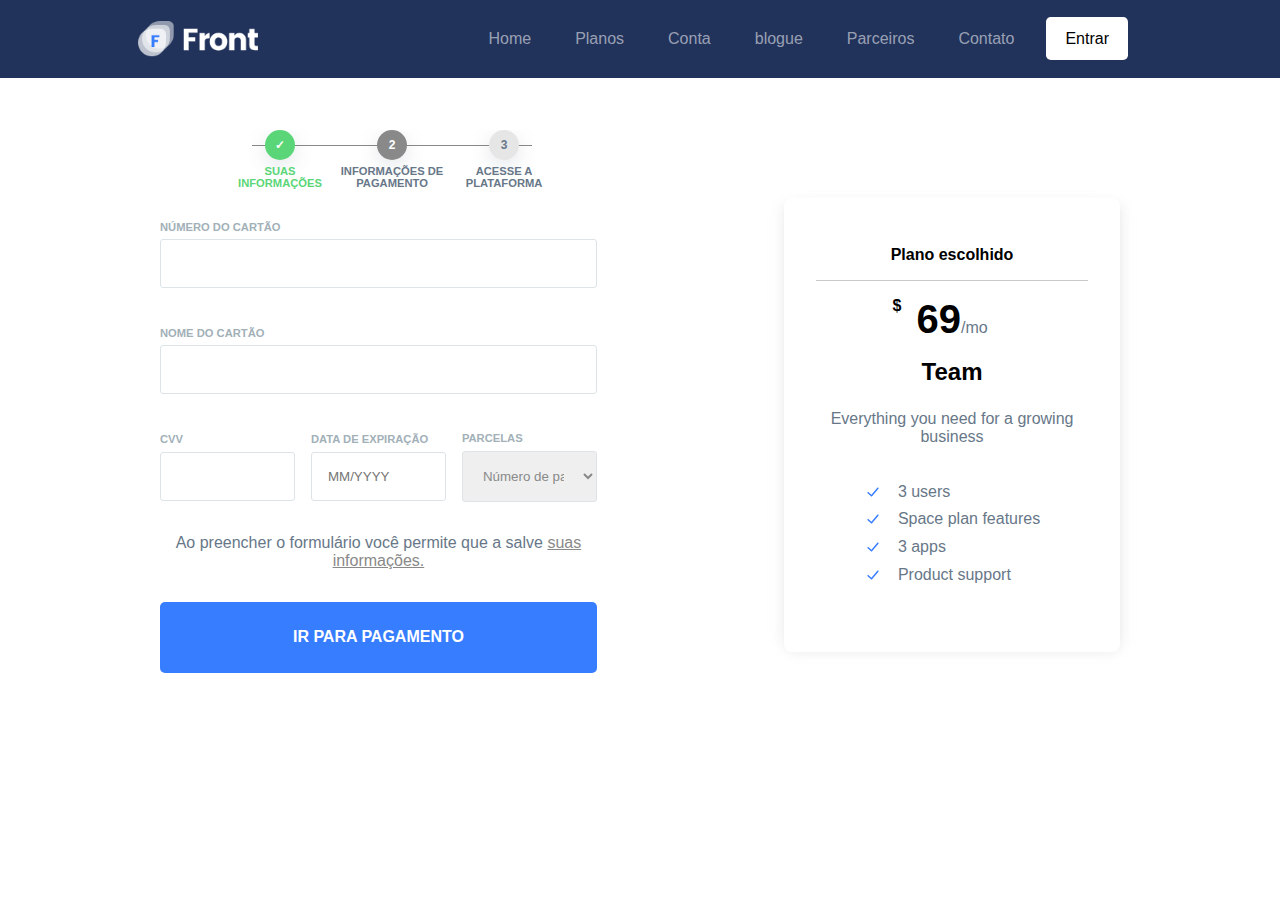
<file: cadastro-pagamento.html>
<!DOCTYPE html>
<html lang="en">

<head>
  <meta charset="UTF-8">
  <meta http-equiv="X-UA-Compatible" content="IE=edge">
  <meta name="viewport" content="width=device-width, initial-scale=1.0">
  <link href="css/global.css" rel="stylesheet" type="text/css" />
  <link href="css/cabecalho.css" rel="stylesheet" type="text/css" />
  <link href="css/cards.css" rel="stylesheet" type="text/css">
  <link href="css/cadastro.css" rel="stylesheet" type="text/css">
  <script src="js/jquery.js"></script>

  <title>Cadastro</title>
</head>

<body>
  <header id="cabecalho"></header>
  <script>$("#cabecalho").load('cabecalho.html');</script>
  <main class="container">
    <div class="cadastro">
      <div class="formulario">
        <div class="div-barra-progresso">
          <ul class="barra-de-progresso">
            <li class="li-barra-progresso concluido">
              <span class="span-concluido">SUAS INFORMAÇÕES</span>
            </li>
            <li class="li-barra-progresso ativo">
              <span>INFORMAÇÕES DE PAGAMENTO</span>
            </li>
            <li class="li-barra-progresso">
              <span>ACESSE A PLATAFORMA</span>
            </li>
          </ul>
        </div>
        <div class="formulario">
          <div class="input-formulario">
            <label for="numCartao">NÚMERO DO CARTÃO</label>
            <input type="text" name="numCartao">
          </div>
          <div class="input-formulario">
            <label for="nomeCartao">NOME DO CARTÃO</label>
            <input type="text" name="nomeCartao">
          </div>
          <div class="input-formulario-2">
            <div class="campos">
              <label for="cvv">CVV</label>
              <input type="text" name="cvv">
            </div>
            <div class="campos">
              <label for="data">DATA DE EXPIRAÇÃO</label>
              <input type="text" name="data" placeholder="MM/YYYY">
            </div>
            <div class="campos">
              <label for="parcelas">PARCELAS</label>
              <select name="parcelas" id="parcelas">
                <option value="0">Número de parcelas</option>
                <option value="1">1x</option>
                <option value="2">2x</option>
                <option value="3">3x</option>
                <option value="4">4x</option>
                <option value="5">5x</option>
                <option value="6">6x</option>
                <option value="7">7x</option>
                <option value="8">8x</option>
                <option value="9">9x</option>
                <option value="10">10x</option>
                <option value="11">11x</option>
                <option value="12">12x</option>
              </select>
            </div>
          </div>
          <div class="info">
            <p>Ao preencher o formulário você permite que a salve <a href="#">suas informações.</a>
            </p>
          </div>
          <button class="btn-plano btn-effect-meio pagamento">IR PARA PAGAMENTO</button>
        </div>
      </div>

      <div class="card card-meio">
        <h4 class="titulo-informacoes">Plano escolhido</h4>
        <div class="card-titulo">
          <h1><span class="cifrao">$</span><span id="contador-caracteres2">69</span></h1>
          <p class="periodo">/mo</p>
        </div>
        <h2 class="card-subtitulo">Team</h2>
        <p>Everything you need for a growing business</p>
        <ul class="card-info">
          <li class="li-card-info">
            <img
              src="data:image/svg+xml,%3csvg width='18' height='18' viewBox='0 0 18 18' fill='none' xmlns='http://www.w3.org/2000/svg'%3e%3cpath d='M13.3035 4.76425C13.5718 4.44865 14.0451 4.41027 14.3607 4.67853C14.6763 4.9468 14.7147 5.42012 14.4464 5.73572L8.07144 13.2357C7.79896 13.5563 7.31616 13.5901 7.00171 13.3105L3.62671 10.3105C3.31713 10.0354 3.28924 9.5613 3.56443 9.25172C3.83962 8.94213 4.31367 8.91424 4.62326 9.18943L7.42515 11.68L13.3035 4.76425Z' fill='%23377dff'/%3e%3c/svg%3e"></img>
            <p>3 users</p>
          </li>
          <li>
            <img
              src="data:image/svg+xml,%3csvg width='18' height='18' viewBox='0 0 18 18' fill='none' xmlns='http://www.w3.org/2000/svg'%3e%3cpath d='M13.3035 4.76425C13.5718 4.44865 14.0451 4.41027 14.3607 4.67853C14.6763 4.9468 14.7147 5.42012 14.4464 5.73572L8.07144 13.2357C7.79896 13.5563 7.31616 13.5901 7.00171 13.3105L3.62671 10.3105C3.31713 10.0354 3.28924 9.5613 3.56443 9.25172C3.83962 8.94213 4.31367 8.91424 4.62326 9.18943L7.42515 11.68L13.3035 4.76425Z' fill='%23377dff'/%3e%3c/svg%3e"></img>
            <p>Space plan features</p>
          </li>
          <li>
            <img
              src="data:image/svg+xml,%3csvg width='18' height='18' viewBox='0 0 18 18' fill='none' xmlns='http://www.w3.org/2000/svg'%3e%3cpath d='M13.3035 4.76425C13.5718 4.44865 14.0451 4.41027 14.3607 4.67853C14.6763 4.9468 14.7147 5.42012 14.4464 5.73572L8.07144 13.2357C7.79896 13.5563 7.31616 13.5901 7.00171 13.3105L3.62671 10.3105C3.31713 10.0354 3.28924 9.5613 3.56443 9.25172C3.83962 8.94213 4.31367 8.91424 4.62326 9.18943L7.42515 11.68L13.3035 4.76425Z' fill='%23377dff'/%3e%3c/svg%3e"></img>
            <p>3 apps</p>
          </li>
          <li>
            <img
              src="data:image/svg+xml,%3csvg width='18' height='18' viewBox='0 0 18 18' fill='none' xmlns='http://www.w3.org/2000/svg'%3e%3cpath d='M13.3035 4.76425C13.5718 4.44865 14.0451 4.41027 14.3607 4.67853C14.6763 4.9468 14.7147 5.42012 14.4464 5.73572L8.07144 13.2357C7.79896 13.5563 7.31616 13.5901 7.00171 13.3105L3.62671 10.3105C3.31713 10.0354 3.28924 9.5613 3.56443 9.25172C3.83962 8.94213 4.31367 8.91424 4.62326 9.18943L7.42515 11.68L13.3035 4.76425Z' fill='%23377dff'/%3e%3c/svg%3e"></img>
            <p>Product support</p>
          </li>
        </ul>
      </div>
    </div>
  </main>
</body>

</html>
</file>
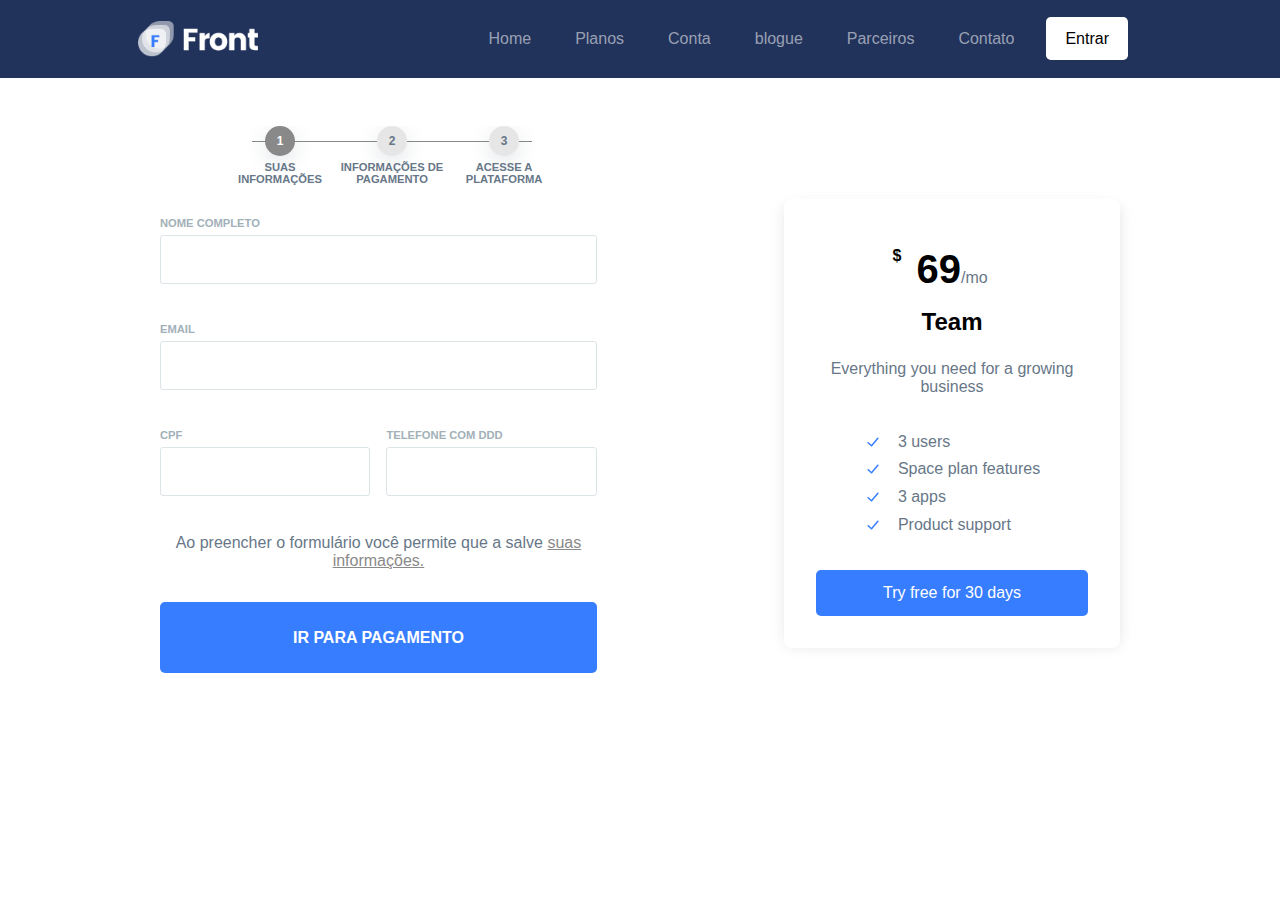
<file: cadastro.html>
<!DOCTYPE html>
<html lang="en">

<head>
  <meta charset="UTF-8">
  <meta http-equiv="X-UA-Compatible" content="IE=edge">
  <meta name="viewport" content="width=device-width, initial-scale=1.0">
  <link href="css/global.css" rel="stylesheet" type="text/css" />
  <link href="css/cabecalho.css" rel="stylesheet" type="text/css" />
  <link href="css/cards.css" rel="stylesheet" type="text/css">
  <link href="css/cadastro.css" rel="stylesheet" type="text/css">

  <title>Document</title>
</head>

<body>
  <header class="menu">
    <img class="img-logo" src="img/logo.png" width="120px" height="36.38px">
    <nav>
      <ul class="lista-menu">
        <li>
          <a href="#">Home</a>
        </li>
        <li>
          <a href="#">Planos</a>
        </li>
        <li>
          <a href="#">Conta</a>
        </li>
        <li>
          <a href="#">blogue</a>
        </li>
        <li>
          <a href="#">Parceiros</a>
        </li>
        <li>
          <a href="#">Contato</a>
        </li>
        <li>
          <a class="button-menu" href="#">Entrar</a>
        </li>
      </ul>
    </nav>
  </header>
  <main class="container">
    <div class="cadastro">
      <div class="formulario">
        <div class="div-barra-progresso">
          <ul class="barra-de-progresso">
            <li class="li-barra-progresso ativo">
              SUAS INFORMAÇÕES
            </li>
            <li class="li-barra-progresso">
              INFORMAÇÕES DE PAGAMENTO
            </li>
            <li class="li-barra-progresso">
              ACESSE A PLATAFORMA
            </li>
          </ul>
        </div>
        <div class="formulario">
          <div class="input-formulario">
            <label for="nome">NOME COMPLETO</label>
            <input type="text" name="nome">
          </div>
          <div class="input-formulario">
            <label for="email">EMAIL</label>
            <input type="text" name="email">
          </div>
          <div class="input-formulario-2">
            <div class="cpf">
              <label for="cpf">CPF</label>
              <input type="text" name="cpf">
            </div>
            <div class="tel">
              <label for="tel">TELEFONE COM DDD</label>
              <input type="text" name="tel">
            </div>
          </div>
          <div class="info">
            <p>Ao preencher o formulário você permite que a salve <a href="#">suas informações.</a>
            </p>
          </div>
          <button class="btn-plano pagamento">IR PARA PAGAMENTO</button>
        </div>
      </div>
      <div class="card card-meio">
        <div class="card-titulo">
          <h1><span class="cifrao">$</span><span id="contador-caracteres2">69</span></h1>
          <p class="periodo">/mo</p>
        </div>
        <h2 class="card-subtitulo">Team</h2>
        <p>Everything you need for a growing business</p>
        <ul class="card-info">
          <li class="li-card-info">
            <img
              src="data:image/svg+xml,%3csvg width='18' height='18' viewBox='0 0 18 18' fill='none' xmlns='http://www.w3.org/2000/svg'%3e%3cpath d='M13.3035 4.76425C13.5718 4.44865 14.0451 4.41027 14.3607 4.67853C14.6763 4.9468 14.7147 5.42012 14.4464 5.73572L8.07144 13.2357C7.79896 13.5563 7.31616 13.5901 7.00171 13.3105L3.62671 10.3105C3.31713 10.0354 3.28924 9.5613 3.56443 9.25172C3.83962 8.94213 4.31367 8.91424 4.62326 9.18943L7.42515 11.68L13.3035 4.76425Z' fill='%23377dff'/%3e%3c/svg%3e"></img>
            <p>3 users</p>
          </li>
          <li>
            <img
              src="data:image/svg+xml,%3csvg width='18' height='18' viewBox='0 0 18 18' fill='none' xmlns='http://www.w3.org/2000/svg'%3e%3cpath d='M13.3035 4.76425C13.5718 4.44865 14.0451 4.41027 14.3607 4.67853C14.6763 4.9468 14.7147 5.42012 14.4464 5.73572L8.07144 13.2357C7.79896 13.5563 7.31616 13.5901 7.00171 13.3105L3.62671 10.3105C3.31713 10.0354 3.28924 9.5613 3.56443 9.25172C3.83962 8.94213 4.31367 8.91424 4.62326 9.18943L7.42515 11.68L13.3035 4.76425Z' fill='%23377dff'/%3e%3c/svg%3e"></img>
            <p>Space plan features</p>
          </li>
          <li>
            <img
              src="data:image/svg+xml,%3csvg width='18' height='18' viewBox='0 0 18 18' fill='none' xmlns='http://www.w3.org/2000/svg'%3e%3cpath d='M13.3035 4.76425C13.5718 4.44865 14.0451 4.41027 14.3607 4.67853C14.6763 4.9468 14.7147 5.42012 14.4464 5.73572L8.07144 13.2357C7.79896 13.5563 7.31616 13.5901 7.00171 13.3105L3.62671 10.3105C3.31713 10.0354 3.28924 9.5613 3.56443 9.25172C3.83962 8.94213 4.31367 8.91424 4.62326 9.18943L7.42515 11.68L13.3035 4.76425Z' fill='%23377dff'/%3e%3c/svg%3e"></img>
            <p>3 apps</p>
          </li>
          <li>
            <img
              src="data:image/svg+xml,%3csvg width='18' height='18' viewBox='0 0 18 18' fill='none' xmlns='http://www.w3.org/2000/svg'%3e%3cpath d='M13.3035 4.76425C13.5718 4.44865 14.0451 4.41027 14.3607 4.67853C14.6763 4.9468 14.7147 5.42012 14.4464 5.73572L8.07144 13.2357C7.79896 13.5563 7.31616 13.5901 7.00171 13.3105L3.62671 10.3105C3.31713 10.0354 3.28924 9.5613 3.56443 9.25172C3.83962 8.94213 4.31367 8.91424 4.62326 9.18943L7.42515 11.68L13.3035 4.76425Z' fill='%23377dff'/%3e%3c/svg%3e"></img>
            <p>Product support</p>
          </li>
        </ul>
        <a class="btn-plano btn-effect-meio" href="#">Try free for 30 days</a>
      </div>
    </div>
  </main>
</body>

</html>
</file>
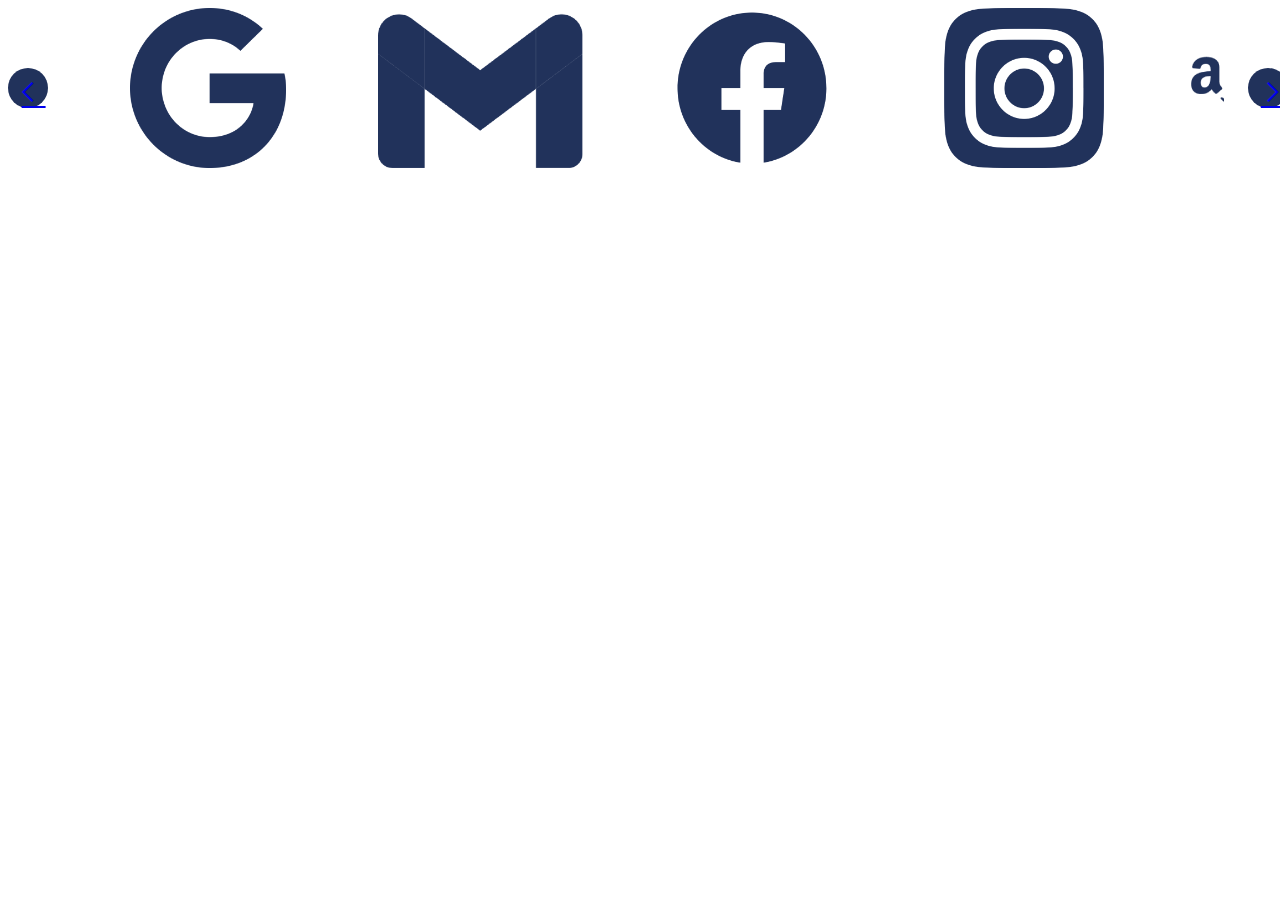
<file: carrossel.html>
<!DOCTYPE html>
<html lang="en">
<head>
    <meta charset="UTF-8">
    <meta name="viewport" content="width=device-width, initial-scale=1, minimum-scale=1, maximum-scale=1"/>
    <meta http-equiv="X-UA-Compatible" content="ie=edge">
    <link rel="stylesheet" type="text/css" href="css/carrossel.css" media="screen" />
    <link rel="stylesheet"href="teste.css"/>
    <link rel="stylesheet" href="https://fonts.googleapis.com/css2?family=Material+Symbols+Outlined:opsz,wght,FILL,GRAD@20..48,100..700,0..1,-50..200" />
    <title>Document</title>
</head>
<body>

    <div class="carrosel">

        <div class="seta1">
                <span class="material-symbols-outlined voltar">
                    <a class="adentro" href="#">arrow_back_ios</a>
                </span>
        </div>

            <div class="swiper mySwiper">
              <div class="swiper-wrapper">

                <div class="swiper-slide" >
                    <div id= "imagem" class="card1" > 
                        <img id="img" class="img1 item" src="img/icons/Google.png" style="width: 15rem; height: 10rem;">  
                    </div>               
                </div>
                <div class="swiper-slide">
                    <div id="imagem1" class="card1">
                        <img id="img1" class="img1 item" src="img/icons/gmail.png" style="width: 15rem; height: 10rem;" >
                    </div>
                </div>
                <div class="swiper-slide">
                    <div id= "imagem2" class="card1">
                        <img id="img2" class="img1 item" src="img/icons/facebook.png" style="width: 15rem; height: 10rem;">
                    </div>                
                </div>
                <div id= "imagem3" class="swiper-slide">
                    <div class="card1">
                        <img id="img3" class="img1 item" src="img/icons/instagram.png" style="width: 15rem; height: 10rem;">   
                    </div>                
                </div>
                <div class="swiper-slide">
                    <div id= "imagem4" class="card1">
                        <img id="img4" class="img1 item" src="img/icons/amazon.png" style="width: 15rem; height: 10rem;">   
                    </div>               
                </div>
                <div class="swiper-slide">
                    <div id= "imagem5" class="card1">
                        <img id="img5" class="img1 item" src="img/icons/mercadopago.png" style="width: 15rem; height: 10rem;"> 
                    </div>                
                </div>
                <div class="swiper-slide">
                    <div id= "imagem6" class="card1">
                        <img id="img6" class="img1 item" src="img/icons/subway.png" style="width: 15rem; height: 10rem;">
                    </div> 
                </div>
                <div class="swiper-slide">
                    <div id= "imagem7" class="card1">
                        <img id="img7" class="img1 item" src="img/icons/samsung.png" style="width: 15rem; height: 10rem;">  
                    </div>     
                </div>        
                <div class="swiper-slide">
                    <div id= "imagem8" class="card1">
                        <img id="img8" class="img1 item" src="img/icons/youtube.png" style="width: 15rem; height: 10rem;">
                    </div>
                </div>
                <div class="swiper-slide">
                    <div id= "imagem9" class="card1">
                        <img id="img9" class="img1 item" src="img/icons/kabum.png" style="width: 15rem; height: 10rem;">
                    </div>
                </div>
                <div class="swiper-slide">
                    <div id= "imagem10" class="card1">
                        <img id="img10" class="img1 item" src="img/icons/itau.png" style="width: 15rem; height: 10rem;">
                    </div>
                </div>
                <div class="swiper-slide">
                    <div id= "imagem11" class="card1">
                        <img id="img11" class="img1 item" src="img/icons/acer.png" style="width: 15rem; height: 10rem;">
                    </div>
                </div>
                
              </div>
               <!-- <div class="swiper-button-next"></div>
              <div class="swiper-button-prev"></div>  -->
              <div class="swiper-pagination"></div>
            </div>  
            <div class="seta2">
                <span class="material-symbols-outlined next">
                    <a class="adentro" href="#">arrow_forward_ios</a>
                </span> 
            </div>

     
    </div>

</body>
</html>
</file>
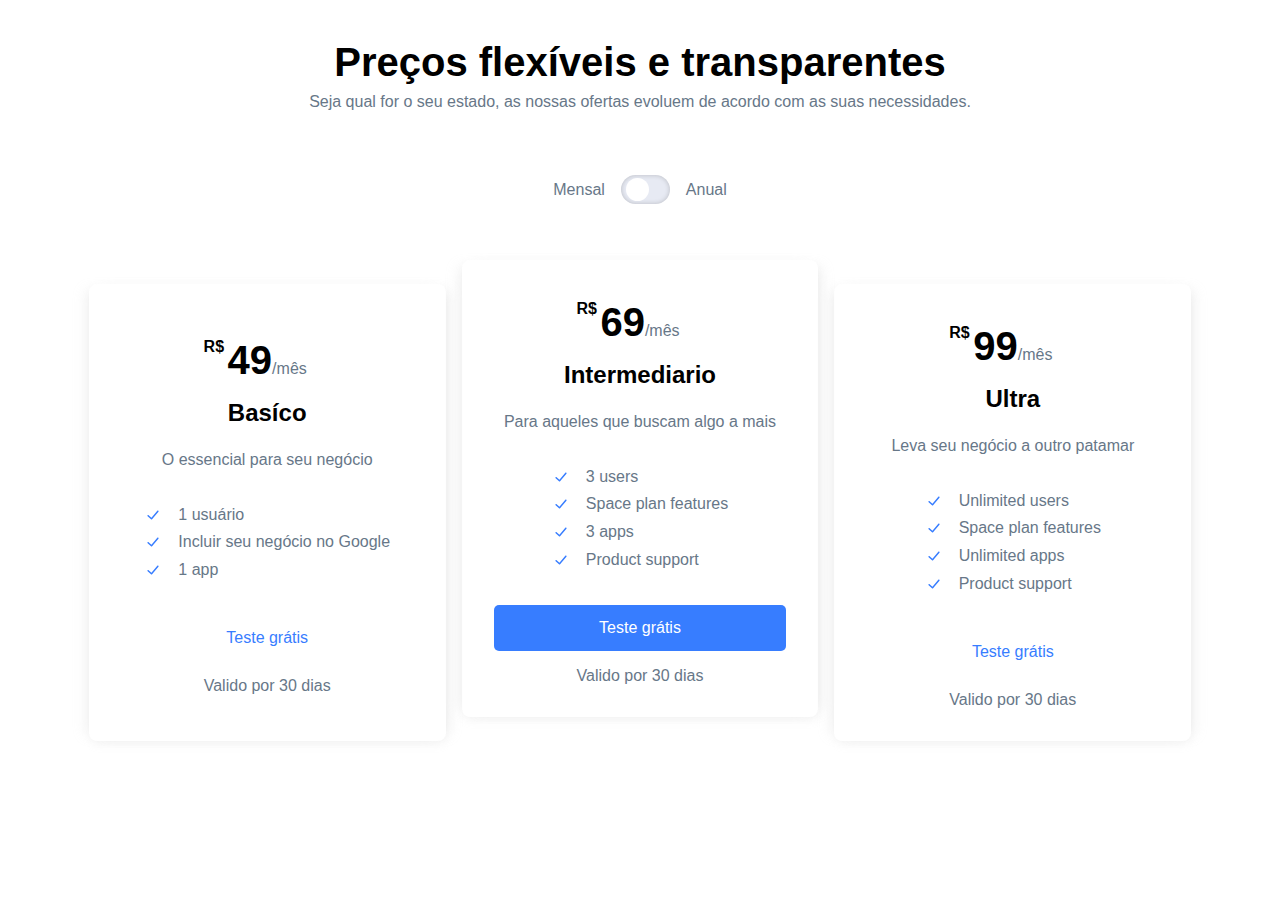
<file: planos.html>
<!DOCTYPE html>
<html lang="en">

<head>
    <meta charset="UTF-8">
    <meta http-equiv="X-UA-Compatible" content="IE=edge">
    <meta name="viewport" content="width=device-width, initial-scale=1.0">
    <link href="css/global.css" rel="stylesheet" type="text/css" />
    <link href="css/cabecalho.css" rel="stylesheet" type="text/css" />
    <link href="css/cards.css" rel="stylesheet" type="text/css" />
    <title>Document</title>
</head>

<body>
    <script>$("#cabecalho").load('cabecalho.html');</script>

    <main class="container">
        <div class="textos">
            <div class="titulo">
                <h1>Preços flexíveis e transparentes</h1>
            </div>
            <div class="subtitulo">
                <p>Seja qual for o seu estado, as nossas ofertas evoluem de acordo com as suas necessidades.</p>
            </div>
        </div>
        <div class="btn-muda-preco">
            <p>Mensal</p>
            <input id="botao" class="button-Periodo" type="checkbox">
            <p>Anual</p>

        </div>

        <div class="cards">
            <div class="card">
                <div class="card-titulo">
                    <h1><span class="cifrao">R$</span><span id="contador-caracteres1">49</span></h1>
                    <p class="periodo">/mês</p>
                </div>
                <h2 class="card-subtitulo">Basíco</h2>
                <p>O essencial para seu negócio</p>
                <ul class="card-info">
                    <li class="li-card-info">
                        <img
                            src="data:image/svg+xml,%3csvg width='18' height='18' viewBox='0 0 18 18' fill='none' xmlns='http://www.w3.org/2000/svg'%3e%3cpath d='M13.3035 4.76425C13.5718 4.44865 14.0451 4.41027 14.3607 4.67853C14.6763 4.9468 14.7147 5.42012 14.4464 5.73572L8.07144 13.2357C7.79896 13.5563 7.31616 13.5901 7.00171 13.3105L3.62671 10.3105C3.31713 10.0354 3.28924 9.5613 3.56443 9.25172C3.83962 8.94213 4.31367 8.91424 4.62326 9.18943L7.42515 11.68L13.3035 4.76425Z' fill='%23377dff'/%3e%3c/svg%3e"></img>
                        <p>1 usuário</p>
                    </li>
                    <li>
                        <img
                            src="data:image/svg+xml,%3csvg width='18' height='18' viewBox='0 0 18 18' fill='none' xmlns='http://www.w3.org/2000/svg'%3e%3cpath d='M13.3035 4.76425C13.5718 4.44865 14.0451 4.41027 14.3607 4.67853C14.6763 4.9468 14.7147 5.42012 14.4464 5.73572L8.07144 13.2357C7.79896 13.5563 7.31616 13.5901 7.00171 13.3105L3.62671 10.3105C3.31713 10.0354 3.28924 9.5613 3.56443 9.25172C3.83962 8.94213 4.31367 8.91424 4.62326 9.18943L7.42515 11.68L13.3035 4.76425Z' fill='%23377dff'/%3e%3c/svg%3e"></img>
                        <p>Incluir seu negócio no Google</p>
                    </li>
                    <li>
                        <img
                            src="data:image/svg+xml,%3csvg width='18' height='18' viewBox='0 0 18 18' fill='none' xmlns='http://www.w3.org/2000/svg'%3e%3cpath d='M13.3035 4.76425C13.5718 4.44865 14.0451 4.41027 14.3607 4.67853C14.6763 4.9468 14.7147 5.42012 14.4464 5.73572L8.07144 13.2357C7.79896 13.5563 7.31616 13.5901 7.00171 13.3105L3.62671 10.3105C3.31713 10.0354 3.28924 9.5613 3.56443 9.25172C3.83962 8.94213 4.31367 8.91424 4.62326 9.18943L7.42515 11.68L13.3035 4.76425Z' fill='%23377dff'/%3e%3c/svg%3e"></img>
                        <p>1 app</p>
                    </li>
                </ul>
                <a class="btn-plano btn-effect" href="#">Teste grátis</a>
                <p>Valido por 30 dias</p>

            </div>

            <div class="card card-meio">
                <div class="card-titulo">
                    <h1><span class="cifrao">R$</span><span id="contador-caracteres2">69</span></h1>
                    <p class="periodo">/mês</p>
                </div>
                <h2 class="card-subtitulo">Intermediario</h2>
                <p>Para aqueles que buscam algo a mais</p>
                <ul class="card-info">
                    <li class="li-card-info">
                        <img
                            src="data:image/svg+xml,%3csvg width='18' height='18' viewBox='0 0 18 18' fill='none' xmlns='http://www.w3.org/2000/svg'%3e%3cpath d='M13.3035 4.76425C13.5718 4.44865 14.0451 4.41027 14.3607 4.67853C14.6763 4.9468 14.7147 5.42012 14.4464 5.73572L8.07144 13.2357C7.79896 13.5563 7.31616 13.5901 7.00171 13.3105L3.62671 10.3105C3.31713 10.0354 3.28924 9.5613 3.56443 9.25172C3.83962 8.94213 4.31367 8.91424 4.62326 9.18943L7.42515 11.68L13.3035 4.76425Z' fill='%23377dff'/%3e%3c/svg%3e"></img>
                        <p>3 users</p>
                    </li>
                    <li>
                        <img
                            src="data:image/svg+xml,%3csvg width='18' height='18' viewBox='0 0 18 18' fill='none' xmlns='http://www.w3.org/2000/svg'%3e%3cpath d='M13.3035 4.76425C13.5718 4.44865 14.0451 4.41027 14.3607 4.67853C14.6763 4.9468 14.7147 5.42012 14.4464 5.73572L8.07144 13.2357C7.79896 13.5563 7.31616 13.5901 7.00171 13.3105L3.62671 10.3105C3.31713 10.0354 3.28924 9.5613 3.56443 9.25172C3.83962 8.94213 4.31367 8.91424 4.62326 9.18943L7.42515 11.68L13.3035 4.76425Z' fill='%23377dff'/%3e%3c/svg%3e"></img>
                        <p>Space plan features</p>
                    </li>
                    <li>
                        <img
                            src="data:image/svg+xml,%3csvg width='18' height='18' viewBox='0 0 18 18' fill='none' xmlns='http://www.w3.org/2000/svg'%3e%3cpath d='M13.3035 4.76425C13.5718 4.44865 14.0451 4.41027 14.3607 4.67853C14.6763 4.9468 14.7147 5.42012 14.4464 5.73572L8.07144 13.2357C7.79896 13.5563 7.31616 13.5901 7.00171 13.3105L3.62671 10.3105C3.31713 10.0354 3.28924 9.5613 3.56443 9.25172C3.83962 8.94213 4.31367 8.91424 4.62326 9.18943L7.42515 11.68L13.3035 4.76425Z' fill='%23377dff'/%3e%3c/svg%3e"></img>
                        <p>3 apps</p>
                    </li>
                    <li>
                        <img
                            src="data:image/svg+xml,%3csvg width='18' height='18' viewBox='0 0 18 18' fill='none' xmlns='http://www.w3.org/2000/svg'%3e%3cpath d='M13.3035 4.76425C13.5718 4.44865 14.0451 4.41027 14.3607 4.67853C14.6763 4.9468 14.7147 5.42012 14.4464 5.73572L8.07144 13.2357C7.79896 13.5563 7.31616 13.5901 7.00171 13.3105L3.62671 10.3105C3.31713 10.0354 3.28924 9.5613 3.56443 9.25172C3.83962 8.94213 4.31367 8.91424 4.62326 9.18943L7.42515 11.68L13.3035 4.76425Z' fill='%23377dff'/%3e%3c/svg%3e"></img>
                        <p>Product support</p>
                    </li>
                </ul>
                <a class="btn-plano btn-effect-meio" href="#">Teste grátis</a>
                <p>Valido por 30 dias</p>

            </div>

            <div class="card">
                <div class="card-titulo">
                    <h1><span class="cifrao">R$</span><span id="contador-caracteres3">99</span></h1>
                    <p class="periodo">/mês</p>
                </div>
                <h2 class="card-subtitulo">Ultra</h2>
                <p>Leva seu negócio a outro patamar</p>
                <ul class="card-info">
                    <li class="li-card-info">
                        <img
                            src="data:image/svg+xml,%3csvg width='18' height='18' viewBox='0 0 18 18' fill='none' xmlns='http://www.w3.org/2000/svg'%3e%3cpath d='M13.3035 4.76425C13.5718 4.44865 14.0451 4.41027 14.3607 4.67853C14.6763 4.9468 14.7147 5.42012 14.4464 5.73572L8.07144 13.2357C7.79896 13.5563 7.31616 13.5901 7.00171 13.3105L3.62671 10.3105C3.31713 10.0354 3.28924 9.5613 3.56443 9.25172C3.83962 8.94213 4.31367 8.91424 4.62326 9.18943L7.42515 11.68L13.3035 4.76425Z' fill='%23377dff'/%3e%3c/svg%3e"></img>
                        <p>Unlimited users</p>
                    </li>
                    <li>
                        <img
                            src="data:image/svg+xml,%3csvg width='18' height='18' viewBox='0 0 18 18' fill='none' xmlns='http://www.w3.org/2000/svg'%3e%3cpath d='M13.3035 4.76425C13.5718 4.44865 14.0451 4.41027 14.3607 4.67853C14.6763 4.9468 14.7147 5.42012 14.4464 5.73572L8.07144 13.2357C7.79896 13.5563 7.31616 13.5901 7.00171 13.3105L3.62671 10.3105C3.31713 10.0354 3.28924 9.5613 3.56443 9.25172C3.83962 8.94213 4.31367 8.91424 4.62326 9.18943L7.42515 11.68L13.3035 4.76425Z' fill='%23377dff'/%3e%3c/svg%3e"></img>
                        <p>Space plan features</p>
                    </li>
                    <li>
                        <img
                            src="data:image/svg+xml,%3csvg width='18' height='18' viewBox='0 0 18 18' fill='none' xmlns='http://www.w3.org/2000/svg'%3e%3cpath d='M13.3035 4.76425C13.5718 4.44865 14.0451 4.41027 14.3607 4.67853C14.6763 4.9468 14.7147 5.42012 14.4464 5.73572L8.07144 13.2357C7.79896 13.5563 7.31616 13.5901 7.00171 13.3105L3.62671 10.3105C3.31713 10.0354 3.28924 9.5613 3.56443 9.25172C3.83962 8.94213 4.31367 8.91424 4.62326 9.18943L7.42515 11.68L13.3035 4.76425Z' fill='%23377dff'/%3e%3c/svg%3e"></img>
                        <p>Unlimited apps</p>
                    </li>
                    <li>
                        <img
                            src="data:image/svg+xml,%3csvg width='18' height='18' viewBox='0 0 18 18' fill='none' xmlns='http://www.w3.org/2000/svg'%3e%3cpath d='M13.3035 4.76425C13.5718 4.44865 14.0451 4.41027 14.3607 4.67853C14.6763 4.9468 14.7147 5.42012 14.4464 5.73572L8.07144 13.2357C7.79896 13.5563 7.31616 13.5901 7.00171 13.3105L3.62671 10.3105C3.31713 10.0354 3.28924 9.5613 3.56443 9.25172C3.83962 8.94213 4.31367 8.91424 4.62326 9.18943L7.42515 11.68L13.3035 4.76425Z' fill='%23377dff'/%3e%3c/svg%3e"></img>
                        <p>Product support</p>
                    </li>
                </ul>
                <a class="btn-plano btn-effect" href="#">Teste grátis</a>
                <p>Valido por 30 dias</p>

            </div>
        </div>

    </main>

    <script src="js/jquery.js"></script>
    <script src="js/planos.js"></script>
</body>

</html>
</file>
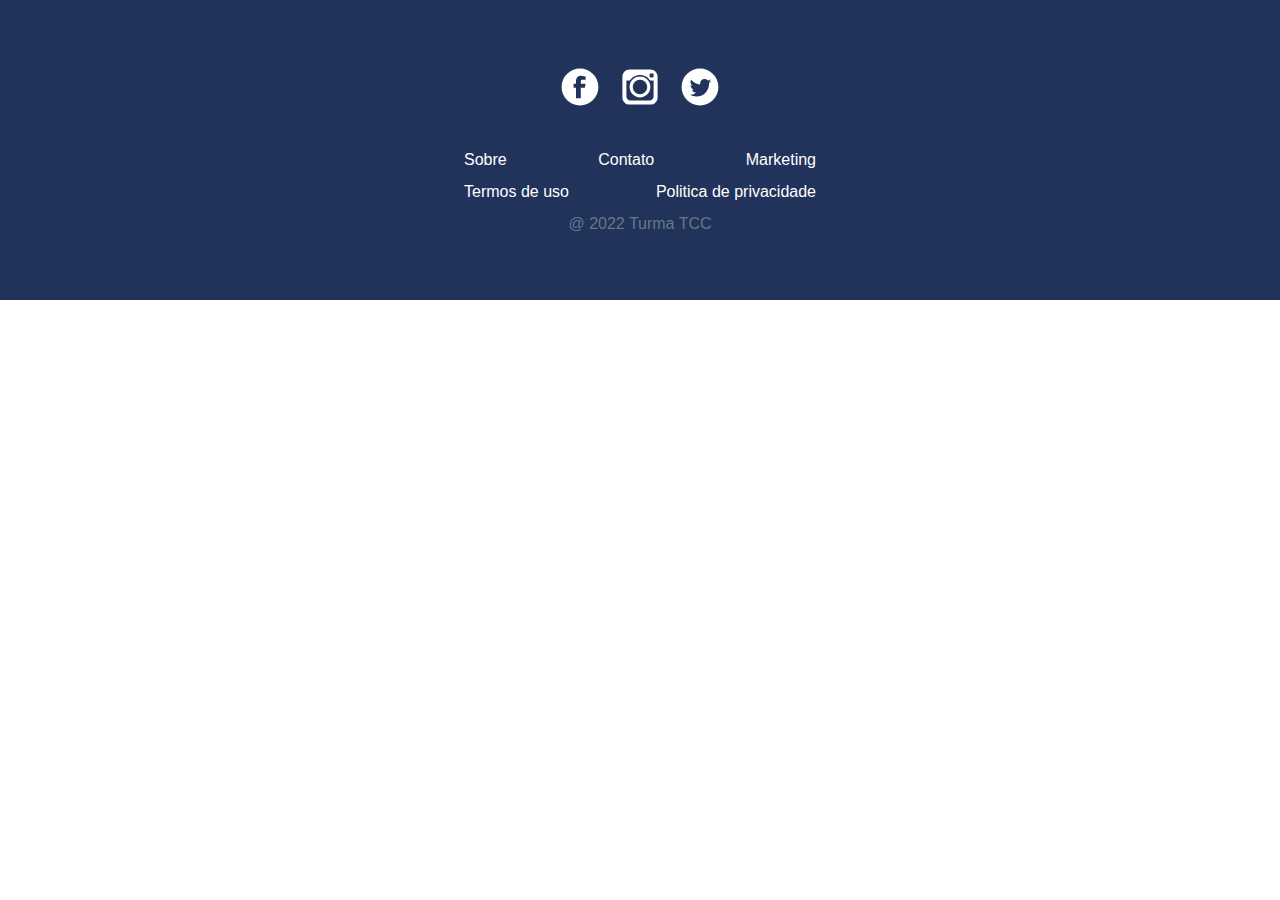
<file: rodape.html>
<!DOCTYPE html>
<html lang="en">

<head>
  <meta charset="UTF-8">
  <meta http-equiv="X-UA-Compatible" content="IE=edge">
  <meta name="viewport" content="width=device-width, initial-scale=1.0">
  <link href="css/global.css" rel="stylesheet" type="text/css" />
  <link href="css/rodape.css" rel="stylesheet" type="text/css">
</head>

<body>
  <footer class="rodape">

    <ul class="lista-imgs-rodape">
      <li><img class="imgs-rodape" src="img/facebook-50.svg" alt=""></li>
      <li><img class="imgs-rodape" src="img/instagram-50.svg" alt=""></li>
      <li><img class="imgs-rodape" src="img/twitter-50.svg" alt=""></li>
    </ul>

    <div class="links-rodape">
      <ul class="lista-links-rodape">
        <li>Sobre</li>
        <li>Contato</li>
        <li>Marketing</li>
      </ul>
      <ul class="lista-links-rodape">
        <li>Termos de uso</li>
        <li>Politica de privacidade</li>
      </ul>
      <ul class="lista-links-rodape-final">
        <li>
          <p> @ 2022 Turma TCC</p>
        </li>
      </ul>
    </div>

  </footer>
</body>

</html>
</file>
<file: css/global.css>
:root{
    --Azul-do-fundo-menu:#21325b;
    --Background:#fff ;
    --Cor-titulos:#1e2022;
    --Cor-subtitulos:#677788;
    --Cor-botão-compra:#377dff;
    --Cor-links-menu:rgba(255,255,255,.55);
    --font-family: Inter,sans-serif;
    --font-size: 1rem;
    --h1: 2.5rem
}

*{
    margin: 0;
    padding: 0;
    box-sizing: border-box;
    font-family: var(--font-family);

}


.container{
    margin: 2rem;
    display: flex;

    flex-direction: column;
    justify-content: center;
    align-items: center;
}
    

h1{
    font-size: var(--h1);
    text-align: center!important;
    font-family: var(--font-family);
    margin: 0.5rem 0;
}

p{
    font-size: var(--font-size);
    text-align: center!important;
    font-family: var(--font-family);
    color: var(--Cor-subtitulos);
}

.input-button-Periodo{
    width: 2.8125em;
    height: 1.8125em;
    border-width: 0;
    background-color: #e7eaf3;
    margin-top: -.25em;
    margin-right: .75rem;

}

.button-Periodo[type="checkbox"]{
    position: relative;
    width: 49px;
    height: 29px;
    -webkit-appearance: none;
    background: #e7eaf3;
    outline: none;
    border-radius: 15px;
    box-shadow: inset 0 0 5px rgba(0,0,0,.2);

}
.button-Periodo:checked[type="checkbox"]{
    background: rgb(0, 123, 255);
}
.button-Periodo[type="checkbox"]:before{
    content: "";
    position: absolute;
    margin-left: 0.3rem;
    margin-top: 0.2rem;
    width: 23px;
    height: 23px;
    border-radius: 20px;
    top: 0;
    left: 0;
    background: white;
    transition: 0.5s;
    
}
.button-Periodo:checked[type="checkbox"]:before{
    left: 16px;
}

.btn-muda-preco {
    margin-top: 4rem;
    gap: 1rem;
    display: flex;
    flex-direction: row;
    justify-content: center;
    align-items: center;
}
/* carrossel */
#img{
    width: 6rem;
    height: 4rem;
}
</file>
<file: css/cabecalho.css>
.menu{
  background-color: var(--Azul-do-fundo-menu);
  display: flex;
  align-items: center;
  padding: 1.3rem 9.5rem;
  justify-content: space-between;
}
nav{
  display: flex;
  align-items: center;
  margin-left: -11rem;
}
.lista-menu{
  display: flex;
  justify-content: flex-end;
  list-style: none;
  width: 40rem;
}
.lista-menu li{
  padding-left: 1.25rem;
}
li a{
  font-family: var(--font-family);
  font-size: var(--font-size);
  text-decoration: none;
  color: var(--Cor-links-menu);
  padding: 16px 12px;
}

li a:hover{
  color: var(--Background);
}

.button-menu{
  background-color: white;
  text-align: center;
  cursor: pointer;
  border: 3px solid transparent;
  padding: 0.6rem 1rem;
  border-radius: 0.3rem; 
  font-family: var(--font-family);
  user-select: none;
  color: #000;
  font-weight: 500;
}

.button-menu a{
  text-decoration: none;
}


.img-logo{
  margin-left: -0.9rem;
}
</file>
<file: css/cards.css>
.cards{
    padding: 5rem 0;
    display: flex;
    justify-content: space-evenly;
    gap: 1rem;
}
.card{
    width: 22.3rem;
    padding: 2rem;
    border-radius: 8px;
    display: flex;
    justify-content: center;
    align-items: center;
    flex-direction: column;
    box-shadow: -10px 0px 13px -7px rgba(206,206,206,0.25), 10px 0px 13px -7px rgba(206,206,206,0.25), 1px 4px 10px -2px rgba(206,206,206,0.25);
}

.card-titulo{
    display: flex;
    justify-content:flex-start;
    align-items: baseline;
    flex-direction: row;
}
.cifrao{
    position: absolute;
    margin-left: -1.5rem;
    font-size: 1rem;
}

.card-subtitulo{
    margin: 0.5rem 0;
}


.card-info{
    display: flex;
    flex-direction: column;
    justify-content: center;
    align-items: flex-start;
    margin: 2rem 0;
}

.card-info  li {
    display: flex;
    flex-direction: row;
    list-style: none;
    justify-content: space-between;
    padding: 0.3rem 0;
}

.card-info  li p {
    margin-left: 1rem;
}

.btn-plano{
    text-decoration: none;
    display: inline-block;
    font-weight: 400;
    line-height: 1.5;
    color: var(--Background);
    background-color: #377dff;
    text-align: center;
    vertical-align: middle;
    border: 0.0625rem solid transparent;
    padding: 0.6125rem 1rem;
    font-size: 1rem;
    border-radius: 0.3125rem;
    transition: all .2s ease-in-out;
    width: 100%;

}
.btn-effect-meio:hover{
    box-shadow: 0 4px 11px rgba(55,125,255,.35);
    background-color: #2f6ad9;
}

.card-meio{
    position: relative;
    bottom: 2rem;
}

.btn-effect{
    background-color: #fff;
    color: #377dff;
}
.btn-effect:hover{
    color: #377dff;
    background-color: rgba(55,125,255,.1);
}

.card > p {
    padding-top: 1rem;
}

.card-meio{
    position: relative;
    bottom: 1.5rem;
}
</file>
<file: css/cadastro.css>
.cadastro {
  width: 100%;
  display: flex;
  width: 100%;
  flex-direction: row;
  justify-content: center;
  align-items: center;
  padding: 0 8rem;
}

/* PROGRESS BAR */

.barra-de-progresso{
  overflow: hidden;
  counter-reset: step;
  width: 100%;

  margin-top: 1rem;
}
.li-barra-progresso {
  text-align: center;
  list-style-type: none;
  color: var(--Cor-subtitulos);
  text-transform: CAPITALIZE;
  width: 20%;
  float: left;
  position: relative;
  font-weight: 600; 	
}
.li-barra-progresso:before {
  content: counter(step);
  counter-increment: step;
  width: 30px;
  line-height: 30px;
  display: block;
  font-size: 12px;
  color: var(--Cor-subtitulos);
  background: #e6e6e6;
  border-radius: 50%;
  margin: 0 auto 5px auto;
  -webkit-box-shadow:0 6px 20px 0 rgba(69, 90, 100, 0.15);
  -moz-box-shadow:0 6px 20px 0 rgba(69, 90, 100, 0.15);
  box-shadow:0 6px 20px 0 rgba(69, 90, 100, 0.15);

}
.li-barra-progresso:after {
  content: '';
  width: 150%;
  height: 1.5px;
  background: #898989;
  position: absolute;
  left: -75%;
  top: 15px;
  z-index: -1;
}
.li-barra-progresso:first-child:after {	
  content: none; 
}

.li-barra-progresso{
  font-size: 0.7rem;
}

.ativo:before{
  color: white;
  background-color: #898989;
}

.concluido::before {
  color:white;
  background-color: #5ad678;
  content: "✓";
}
.span-concluido {
  color: #5ad678;
}

.div-barra-progresso {
  display: flex;
  flex-direction: row;
  justify-content: center;
  margin-left: 4rem;
}


/* FORMULÁRIO */

.formulario {
gap: 2rem;
display: flex;
flex-direction: column;
width: 70%;
}

.input-formulario , .cpf, .tel , label{
  display: flex;
  flex-direction: column;
  justify-content: center;
  padding-bottom: .4rem;  
  color: #a2b0b8;
  font-weight: 600;
  font-size: .7rem;
}

.cpf, .tel {
  width: 100%;
}

.input-formulario-2{
  display: flex;
  align-items: center;
  justify-content: space-between;
  gap: 1rem;
}

input, select {
  border: 1px solid #dde4e8;
  border-radius: 3px;
  padding: 1rem;
  width: 100%;
}

select{
  color: #898989;
}

.info {
  display: flex;
}

p > a {
  color: #898989;
}

.pagamento:hover {
  cursor: pointer;
}

.pagamento {
  padding: 1.4rem;
  font-size: 1rem;
  font-weight: 600;
}

.card {
  margin-top: 7rem;
}

.titulo-informacoes {
  text-align: center;

  padding: 1rem 0;

  border-bottom: 1.5px solid ;
  border-color: #c9c9c9;

  width: 100%;
}

.card-titulo {
  padding-top: .5rem;
}

.campos {
  width: 100%;
}
</file>
<file: css/rodape.css>
.rodape {
  height: 300px;
  background-color: var(--Azul-do-fundo-menu);
  display: flex;
  flex-direction: column;
  justify-content: center;
  align-items: center;
  gap: 2.5rem;
}

.lista-imgs-rodape{
  display: flex;
  flex-direction: row;
  width: 10rem;
  justify-content: space-between;
}

li {
  list-style: none;
  color: var(--Background);
}

.imgs-rodape{
  width: 2.5rem;
}

.lista-links-rodape {
  display: flex;
  flex-direction: row;
  width: 22rem;
  justify-content: space-between;
}



.links-rodape{
  display: flex;
  flex-direction: column;
  gap: .9rem;
}

.lista-links-rodape-final {
  align-self: center; 
  color: var(--Cor-links-menu) !important; 
}
</file>
<file: css/carrossel.css>
.carrosel{
    display: flex;
    justify-content: center;
    align-items: center;
    width: 80rem;
}
                    
.swiper-slide img {
    display: block;
    object-fit: cover;
}

.titulos{
    width: 100%;
    padding: 0.5rem 0rem;
    background-color: rgba(255, 255, 255, 0.1);
    backdrop-filter: blur(10px);
    margin-top: -5.9rem;
    border-bottom-left-radius: 12px;
    border-bottom-right-radius: 12px;
}

.nomedaem{
    display: flex;
    justify-content: center;
    color: white;
    font-size: 2rem;
}
  
.img1 {
    border-radius: 12px;
}

.card1{
    width: 17rem;
    height: 10rem;
   
    align-items: center;
    display: flex;
    justify-content: center;
}

.swiper {
    width: 90%;
}

.material-symbols-outlined {
  font-variation-settings:
  'FILL' 0,
  'wght' 400,
  'GRAD' 0,
  'opsz' 48
}

.material-symbols-outlined{
    color: white;
    padding: 0.5rem 0 0 0.7rem;
}

.seta1, .seta2{
    display: flex;
    background-color: #21325b;
    width: 2.5rem;
    height: 2.5rem;
    border-radius: 50%;
    justify-content: center;
    align-items: center;
}

.next{
    margin-left: -0.1rem;
}

.item{
    width: 10.5rem;
    height: 7rem;
}
.swiper-pagination-bullet{
    background-color: #21325b;
}

.adentro, .adentro2{
    width: 1.4rem;
    height: 1.5rem;
    cursor: pointer;
}

#img{
    width: 6rem;
    height: 4rem;
}
</file>
<file: teste.css>
/**
 * Swiper 8.4.2
 * Most modern mobile touch slider and framework with hardware accelerated transitions
 * https://swiperjs.com
 *
 * Copyright 2014-2022 Vladimir Kharlampidi
 *
 * Released under the MIT License
 *
 * Released on: September 15, 2022
 */

 @font-face{font-family:swiper-icons;src:url('data:application/font-woff;charset=utf-8;base64, [base64]//wADZ2x5ZgAAAywAAADMAAAD2MHtryVoZWFkAAABbAAAADAAAAA2E2+eoWhoZWEAAAGcAAAAHwAAACQC9gDzaG10eAAAAigAAAAZAAAArgJkABFsb2NhAAAC0AAAAFoAAABaFQAUGG1heHAAAAG8AAAAHwAAACAAcABAbmFtZQAAA/gAAAE5AAACXvFdBwlwb3N0AAAFNAAAAGIAAACE5s74hXjaY2BkYGAAYpf5Hu/j+W2+MnAzMYDAzaX6QjD6/4//Bxj5GA8AuRwMYGkAPywL13jaY2BkYGA88P8Agx4j+/8fQDYfA1AEBWgDAIB2BOoAeNpjYGRgYNBh4GdgYgABEMnIABJzYNADCQAACWgAsQB42mNgYfzCOIGBlYGB0YcxjYGBwR1Kf2WQZGhhYGBiYGVmgAFGBiQQkOaawtDAoMBQxXjg/wEGPcYDDA4wNUA2CCgwsAAAO4EL6gAAeNpj2M0gyAACqxgGNWBkZ2D4/wMA+xkDdgAAAHjaY2BgYGaAYBkGRgYQiAHyGMF8FgYHIM3DwMHABGQrMOgyWDLEM1T9/w8UBfEMgLzE////P/5//f/V/xv+r4eaAAeMbAxwIUYmIMHEgKYAYjUcsDAwsLKxc3BycfPw8jEQA/[base64]/uznmfPFBNODM2K7MTQ45YEAZqGP81AmGGcF3iPqOop0r1SPTaTbVkfUe4HXj97wYE+yNwWYxwWu4v1ugWHgo3S1XdZEVqWM7ET0cfnLGxWfkgR42o2PvWrDMBSFj/IHLaF0zKjRgdiVMwScNRAoWUoH78Y2icB/yIY09An6AH2Bdu/UB+yxopYshQiEvnvu0dURgDt8QeC8PDw7Fpji3fEA4z/PEJ6YOB5hKh4dj3EvXhxPqH/SKUY3rJ7srZ4FZnh1PMAtPhwP6fl2PMJMPDgeQ4rY8YT6Gzao0eAEA409DuggmTnFnOcSCiEiLMgxCiTI6Cq5DZUd3Qmp10vO0LaLTd2cjN4fOumlc7lUYbSQcZFkutRG7g6JKZKy0RmdLY680CDnEJ+UMkpFFe1RN7nxdVpXrC4aTtnaurOnYercZg2YVmLN/d/gczfEimrE/fs/bOuq29Zmn8tloORaXgZgGa78yO9/cnXm2BpaGvq25Dv9S4E9+5SIc9PqupJKhYFSSl47+Qcr1mYNAAAAeNptw0cKwkAAAMDZJA8Q7OUJvkLsPfZ6zFVERPy8qHh2YER+3i/BP83vIBLLySsoKimrqKqpa2hp6+jq6RsYGhmbmJqZSy0sraxtbO3sHRydnEMU4uR6yx7JJXveP7WrDycAAAAAAAH//wACeNpjYGRgYOABYhkgZgJCZgZNBkYGLQZtIJsFLMYAAAw3ALgAeNolizEKgDAQBCchRbC2sFER0YD6qVQiBCv/H9ezGI6Z5XBAw8CBK/m5iQQVauVbXLnOrMZv2oLdKFa8Pjuru2hJzGabmOSLzNMzvutpB3N42mNgZGBg4GKQYzBhYMxJLMlj4GBgAYow/P/PAJJhLM6sSoWKfWCAAwDAjgbRAAB42mNgYGBkAIIbCZo5IPrmUn0hGA0AO8EFTQAA');font-weight:400;font-style:normal}:root{--swiper-theme-color:#007aff}.swiper{margin-left:auto;margin-right:auto;position:relative;overflow:hidden;list-style:none;padding:0;z-index:1}.swiper-vertical>.swiper-wrapper{flex-direction:column}.swiper-wrapper{position:relative;width:100%;height:100%;z-index:1;display:flex;transition-property:transform;box-sizing:content-box}.swiper-android .swiper-slide,.swiper-wrapper{transform:translate3d(0px,0,0)}.swiper-pointer-events{touch-action:pan-y}.swiper-pointer-events.swiper-vertical{touch-action:pan-x}.swiper-slide{position:relative;transition-property:transform}.swiper-slide-invisible-blank{visibility:hidden}.swiper-autoheight,.swiper-autoheight .swiper-slide{height:auto}.swiper-autoheight .swiper-wrapper{align-items:flex-start;transition-property:transform,height}.swiper-backface-hidden .swiper-slide{transform:translateZ(0);-webkit-backface-visibility:hidden;backface-visibility:hidden}.swiper-3d,.swiper-3d.swiper-css-mode .swiper-wrapper{perspective:1200px}.swiper-3d .swiper-cube-shadow,.swiper-3d .swiper-slide,.swiper-3d .swiper-slide-shadow,.swiper-3d .swiper-slide-shadow-bottom,.swiper-3d .swiper-slide-shadow-left,.swiper-3d .swiper-slide-shadow-right,.swiper-3d .swiper-slide-shadow-top,.swiper-3d .swiper-wrapper{transform-style:preserve-3d}.swiper-3d .swiper-slide-shadow,.swiper-3d .swiper-slide-shadow-bottom,.swiper-3d .swiper-slide-shadow-left,.swiper-3d .swiper-slide-shadow-right,.swiper-3d .swiper-slide-shadow-top{position:absolute;left:0;top:0;width:100%;height:100%;pointer-events:none;z-index:10}.swiper-3d .swiper-slide-shadow{background:rgba(0,0,0,.15)}.swiper-3d .swiper-slide-shadow-left{background-image:linear-gradient(to left,rgba(0,0,0,.5),rgba(0,0,0,0))}.swiper-3d .swiper-slide-shadow-right{background-image:linear-gradient(to right,rgba(0,0,0,.5),rgba(0,0,0,0))}.swiper-3d .swiper-slide-shadow-top{background-image:linear-gradient(to top,rgba(0,0,0,.5),rgba(0,0,0,0))}.swiper-3d .swiper-slide-shadow-bottom{background-image:linear-gradient(to bottom,rgba(0,0,0,.5),rgba(0,0,0,0))}.swiper-css-mode>.swiper-wrapper{overflow:auto;scrollbar-width:none;-ms-overflow-style:none}.swiper-css-mode>.swiper-wrapper::-webkit-scrollbar{display:none}.swiper-css-mode>.swiper-wrapper>.swiper-slide{scroll-snap-align:start start}.swiper-horizontal.swiper-css-mode>.swiper-wrapper{scroll-snap-type:x mandatory}.swiper-vertical.swiper-css-mode>.swiper-wrapper{scroll-snap-type:y mandatory}.swiper-centered>.swiper-wrapper::before{content:'';order:9999}.swiper-centered.swiper-horizontal>.swiper-wrapper>.swiper-slide:first-child{margin-inline-start:var(--swiper-centered-offset-before)}.swiper-centered.swiper-horizontal>.swiper-wrapper::before{height:100%;min-height:1px;width:var(--swiper-centered-offset-after)}.swiper-centered.swiper-vertical>.swiper-wrapper>.swiper-slide:first-child{margin-block-start:var(--swiper-centered-offset-before)}.swiper-centered.swiper-vertical>.swiper-wrapper::before{width:100%;min-width:1px;height:var(--swiper-centered-offset-after)}.swiper-centered>.swiper-wrapper>.swiper-slide{scroll-snap-align:center center}.swiper-virtual .swiper-slide{-webkit-backface-visibility:hidden;transform:translateZ(0)}.swiper-virtual.swiper-css-mode .swiper-wrapper::after{content:'';position:absolute;left:0;top:0;pointer-events:none}.swiper-virtual.swiper-css-mode.swiper-horizontal .swiper-wrapper::after{height:1px;width:var(--swiper-virtual-size)}.swiper-virtual.swiper-css-mode.swiper-vertical .swiper-wrapper::after{width:1px;height:var(--swiper-virtual-size)}:root{--swiper-navigation-size:44px}.swiper-button-next,.swiper-button-prev{position:absolute;top:50%;width:calc(var(--swiper-navigation-size)/ 44 * 27);height:var(--swiper-navigation-size);margin-top:calc(0px - (var(--swiper-navigation-size)/ 2));z-index:10;cursor:pointer;display:flex;align-items:center;justify-content:center;color:var(--swiper-navigation-color,var(--swiper-theme-color))}.swiper-button-next.swiper-button-disabled,.swiper-button-prev.swiper-button-disabled{opacity:.35;cursor:auto;pointer-events:none}.swiper-button-next.swiper-button-hidden,.swiper-button-prev.swiper-button-hidden{opacity:0;cursor:auto;pointer-events:none}.swiper-navigation-disabled .swiper-button-next,.swiper-navigation-disabled .swiper-button-prev{display:none!important}.swiper-button-next:after,.swiper-button-prev:after{font-family:swiper-icons;font-size:var(--swiper-navigation-size);text-transform:none!important;letter-spacing:0;font-variant:initial;line-height:1}.swiper-button-prev,.swiper-rtl .swiper-button-next{left:10px;right:auto}.swiper-button-prev:after,.swiper-rtl .swiper-button-next:after{content:'prev'}.swiper-button-next,.swiper-rtl .swiper-button-prev{right:10px;left:auto}.swiper-button-next:after,.swiper-rtl .swiper-button-prev:after{content:'next'}.swiper-button-lock{display:none}.swiper-pagination{position:absolute;text-align:center;transition:.3s opacity;transform:translate3d(0,0,0);z-index:10}.swiper-pagination.swiper-pagination-hidden{opacity:0}.swiper-pagination-disabled>.swiper-pagination,.swiper-pagination.swiper-pagination-disabled{display:none!important}.swiper-horizontal>.swiper-pagination-bullets,.swiper-pagination-bullets.swiper-pagination-horizontal,.swiper-pagination-custom,.swiper-pagination-fraction{bottom:10px;left:0;width:100%}.swiper-pagination-bullets-dynamic{overflow:hidden;font-size:0}.swiper-pagination-bullets-dynamic .swiper-pagination-bullet{transform:scale(.33);position:relative}.swiper-pagination-bullets-dynamic .swiper-pagination-bullet-active{transform:scale(1)}.swiper-pagination-bullets-dynamic .swiper-pagination-bullet-active-main{transform:scale(1)}.swiper-pagination-bullets-dynamic .swiper-pagination-bullet-active-prev{transform:scale(.66)}.swiper-pagination-bullets-dynamic .swiper-pagination-bullet-active-prev-prev{transform:scale(.33)}.swiper-pagination-bullets-dynamic .swiper-pagination-bullet-active-next{transform:scale(.66)}.swiper-pagination-bullets-dynamic .swiper-pagination-bullet-active-next-next{transform:scale(.33)}.swiper-pagination-bullet{width:var(--swiper-pagination-bullet-width,var(--swiper-pagination-bullet-size,8px));height:var(--swiper-pagination-bullet-height,var(--swiper-pagination-bullet-size,8px));display:inline-block;border-radius:50%;background:var(--swiper-pagination-bullet-inactive-color,#000);opacity:var(--swiper-pagination-bullet-inactive-opacity, .2)}button.swiper-pagination-bullet{border:none;margin:0;padding:0;box-shadow:none;-webkit-appearance:none;appearance:none}.swiper-pagination-clickable .swiper-pagination-bullet{cursor:pointer}.swiper-pagination-bullet:only-child{display:none!important}.swiper-pagination-bullet-active{opacity:var(--swiper-pagination-bullet-opacity, 1);background:var(--swiper-pagination-color,var(--swiper-theme-color))}.swiper-pagination-vertical.swiper-pagination-bullets,.swiper-vertical>.swiper-pagination-bullets{right:10px;top:50%;transform:translate3d(0px,-50%,0)}.swiper-pagination-vertical.swiper-pagination-bullets .swiper-pagination-bullet,.swiper-vertical>.swiper-pagination-bullets .swiper-pagination-bullet{margin:var(--swiper-pagination-bullet-vertical-gap,6px) 0;display:block}.swiper-pagination-vertical.swiper-pagination-bullets.swiper-pagination-bullets-dynamic,.swiper-vertical>.swiper-pagination-bullets.swiper-pagination-bullets-dynamic{top:50%;transform:translateY(-50%);width:8px}.swiper-pagination-vertical.swiper-pagination-bullets.swiper-pagination-bullets-dynamic .swiper-pagination-bullet,.swiper-vertical>.swiper-pagination-bullets.swiper-pagination-bullets-dynamic .swiper-pagination-bullet{display:inline-block;transition:.2s transform,.2s top}.swiper-horizontal>.swiper-pagination-bullets .swiper-pagination-bullet,.swiper-pagination-horizontal.swiper-pagination-bullets .swiper-pagination-bullet{margin:0 var(--swiper-pagination-bullet-horizontal-gap,4px)}.swiper-horizontal>.swiper-pagination-bullets.swiper-pagination-bullets-dynamic,.swiper-pagination-horizontal.swiper-pagination-bullets.swiper-pagination-bullets-dynamic{left:50%;transform:translateX(-50%);white-space:nowrap}.swiper-horizontal>.swiper-pagination-bullets.swiper-pagination-bullets-dynamic .swiper-pagination-bullet,.swiper-pagination-horizontal.swiper-pagination-bullets.swiper-pagination-bullets-dynamic .swiper-pagination-bullet{transition:.2s transform,.2s left}.swiper-horizontal.swiper-rtl>.swiper-pagination-bullets-dynamic .swiper-pagination-bullet{transition:.2s transform,.2s right}.swiper-pagination-progressbar{background:rgba(0,0,0,.25);position:absolute}.swiper-pagination-progressbar .swiper-pagination-progressbar-fill{background:var(--swiper-pagination-color,var(--swiper-theme-color));position:absolute;left:0;top:0;width:100%;height:100%;transform:scale(0);transform-origin:left top}.swiper-rtl .swiper-pagination-progressbar .swiper-pagination-progressbar-fill{transform-origin:right top}.swiper-horizontal>.swiper-pagination-progressbar,.swiper-pagination-progressbar.swiper-pagination-horizontal,.swiper-pagination-progressbar.swiper-pagination-vertical.swiper-pagination-progressbar-opposite,.swiper-vertical>.swiper-pagination-progressbar.swiper-pagination-progressbar-opposite{width:100%;height:4px;left:0;top:0}.swiper-horizontal>.swiper-pagination-progressbar.swiper-pagination-progressbar-opposite,.swiper-pagination-progressbar.swiper-pagination-horizontal.swiper-pagination-progressbar-opposite,.swiper-pagination-progressbar.swiper-pagination-vertical,.swiper-vertical>.swiper-pagination-progressbar{width:4px;height:100%;left:0;top:0}.swiper-pagination-lock{display:none}.swiper-scrollbar{border-radius:10px;position:relative;-ms-touch-action:none;background:rgba(0,0,0,.1)}.swiper-scrollbar-disabled>.swiper-scrollbar,.swiper-scrollbar.swiper-scrollbar-disabled{display:none!important}.swiper-horizontal>.swiper-scrollbar,.swiper-scrollbar.swiper-scrollbar-horizontal{position:absolute;left:1%;bottom:3px;z-index:50;height:5px;width:98%}.swiper-scrollbar.swiper-scrollbar-vertical,.swiper-vertical>.swiper-scrollbar{position:absolute;right:3px;top:1%;z-index:50;width:5px;height:98%}.swiper-scrollbar-drag{height:100%;width:100%;position:relative;background:rgba(0,0,0,.5);border-radius:10px;left:0;top:0}.swiper-scrollbar-cursor-drag{cursor:move}.swiper-scrollbar-lock{display:none}.swiper-zoom-container{width:100%;height:100%;display:flex;justify-content:center;align-items:center;text-align:center}.swiper-zoom-container>canvas,.swiper-zoom-container>img,.swiper-zoom-container>svg{max-width:100%;max-height:100%;object-fit:contain}.swiper-slide-zoomed{cursor:move}.swiper-lazy-preloader{width:42px;height:42px;position:absolute;left:50%;top:50%;margin-left:-21px;margin-top:-21px;z-index:10;transform-origin:50%;box-sizing:border-box;border:4px solid var(--swiper-preloader-color,var(--swiper-theme-color));border-radius:50%;border-top-color:transparent}.swiper-watch-progress .swiper-slide-visible .swiper-lazy-preloader,.swiper:not(.swiper-watch-progress) .swiper-lazy-preloader{animation:swiper-preloader-spin 1s infinite linear}.swiper-lazy-preloader-white{--swiper-preloader-color:#fff}.swiper-lazy-preloader-black{--swiper-preloader-color:#000}@keyframes swiper-preloader-spin{0%{transform:rotate(0deg)}100%{transform:rotate(360deg)}}.swiper .swiper-notification{position:absolute;left:0;top:0;pointer-events:none;opacity:0;z-index:-1000}.swiper-free-mode>.swiper-wrapper{transition-timing-function:ease-out;margin:0 auto}.swiper-grid>.swiper-wrapper{flex-wrap:wrap}.swiper-grid-column>.swiper-wrapper{flex-wrap:wrap;flex-direction:column}.swiper-fade.swiper-free-mode .swiper-slide{transition-timing-function:ease-out}.swiper-fade .swiper-slide{pointer-events:none;transition-property:opacity}.swiper-fade .swiper-slide .swiper-slide{pointer-events:none}.swiper-fade .swiper-slide-active,.swiper-fade .swiper-slide-active .swiper-slide-active{pointer-events:auto}.swiper-cube{overflow:visible}.swiper-cube .swiper-slide{pointer-events:none;-webkit-backface-visibility:hidden;backface-visibility:hidden;z-index:1;visibility:hidden;transform-origin:0 0;width:100%;height:100%}.swiper-cube .swiper-slide .swiper-slide{pointer-events:none}.swiper-cube.swiper-rtl .swiper-slide{transform-origin:100% 0}.swiper-cube .swiper-slide-active,.swiper-cube .swiper-slide-active .swiper-slide-active{pointer-events:auto}.swiper-cube .swiper-slide-active,.swiper-cube .swiper-slide-next,.swiper-cube .swiper-slide-next+.swiper-slide,.swiper-cube .swiper-slide-prev{pointer-events:auto;visibility:visible}.swiper-cube .swiper-slide-shadow-bottom,.swiper-cube .swiper-slide-shadow-left,.swiper-cube .swiper-slide-shadow-right,.swiper-cube .swiper-slide-shadow-top{z-index:0;-webkit-backface-visibility:hidden;backface-visibility:hidden}.swiper-cube .swiper-cube-shadow{position:absolute;left:0;bottom:0px;width:100%;height:100%;opacity:.6;z-index:0}.swiper-cube .swiper-cube-shadow:before{content:'';background:#000;position:absolute;left:0;top:0;bottom:0;right:0;filter:blur(50px)}.swiper-flip{overflow:visible}.swiper-flip .swiper-slide{pointer-events:none;-webkit-backface-visibility:hidden;backface-visibility:hidden;z-index:1}.swiper-flip .swiper-slide .swiper-slide{pointer-events:none}.swiper-flip .swiper-slide-active,.swiper-flip .swiper-slide-active .swiper-slide-active{pointer-events:auto}.swiper-flip .swiper-slide-shadow-bottom,.swiper-flip .swiper-slide-shadow-left,.swiper-flip .swiper-slide-shadow-right,.swiper-flip .swiper-slide-shadow-top{z-index:0;-webkit-backface-visibility:hidden;backface-visibility:hidden}.swiper-creative .swiper-slide{-webkit-backface-visibility:hidden;backface-visibility:hidden;overflow:hidden;transition-property:transform,opacity,height}.swiper-cards{overflow:visible}.swiper-cards .swiper-slide{transform-origin:center bottom;-webkit-backface-visibility:hidden;backface-visibility:hidden;overflow:hidden}
</file>
